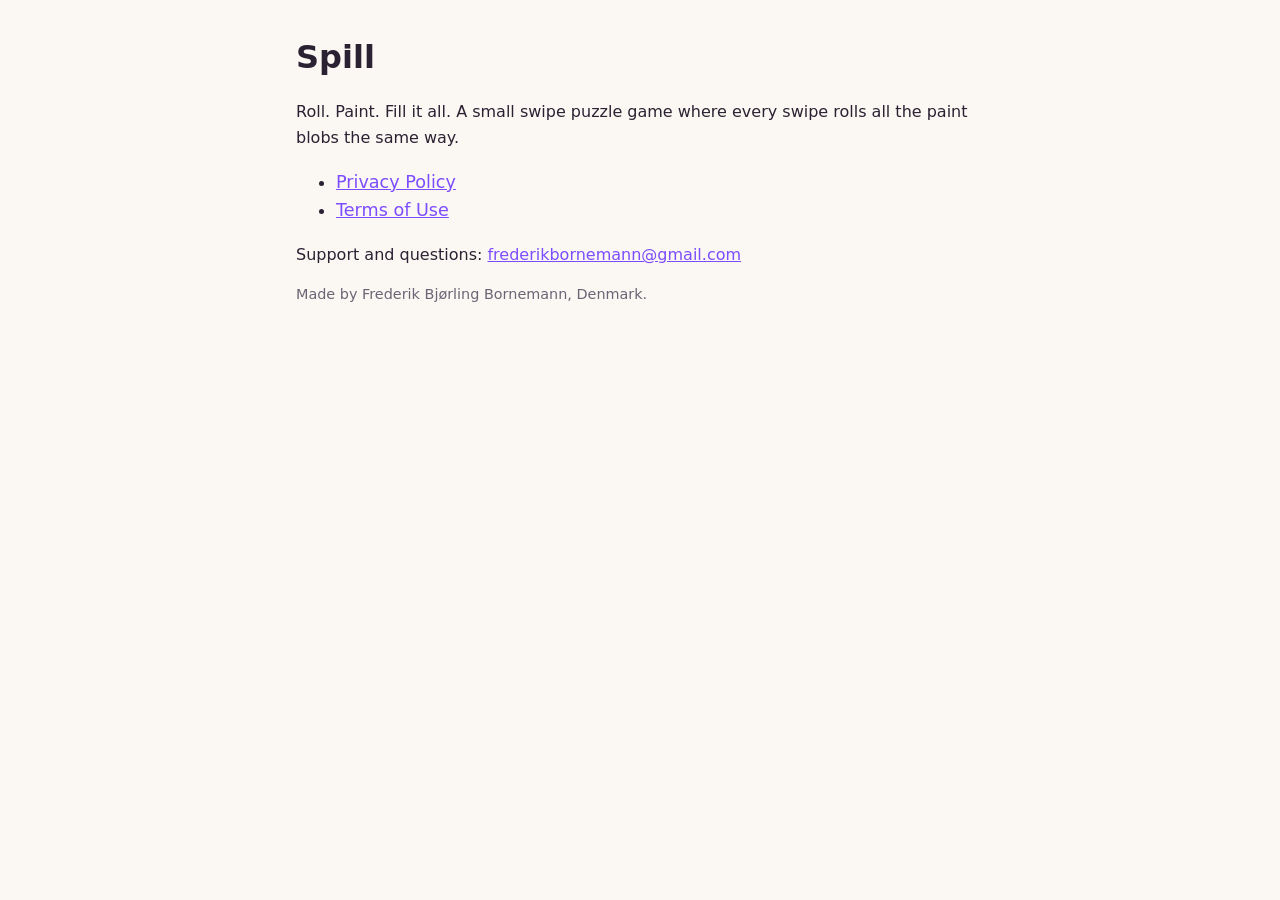
<file: index.html>
<!doctype html>
<html lang="en">
<head>
<meta charset="utf-8">
<meta name="viewport" content="width=device-width, initial-scale=1">
<title>Spill</title>
<link rel="stylesheet" href="style.css">
</head>
<body>
<main>
<h1>Spill</h1>
<p>Roll. Paint. Fill it all. A small swipe puzzle game where every swipe rolls all the paint blobs the same way.</p>
<ul class="links">
<li><a href="privacy.html">Privacy Policy</a></li>
<li><a href="terms.html">Terms of Use</a></li>
</ul>
<p>Support and questions: <a href="mailto:frederikbornemann@gmail.com">frederikbornemann@gmail.com</a></p>
<p class="meta">Made by Frederik Bjørling Bornemann, Denmark.</p>
</main>
</body>
</html>
</file>
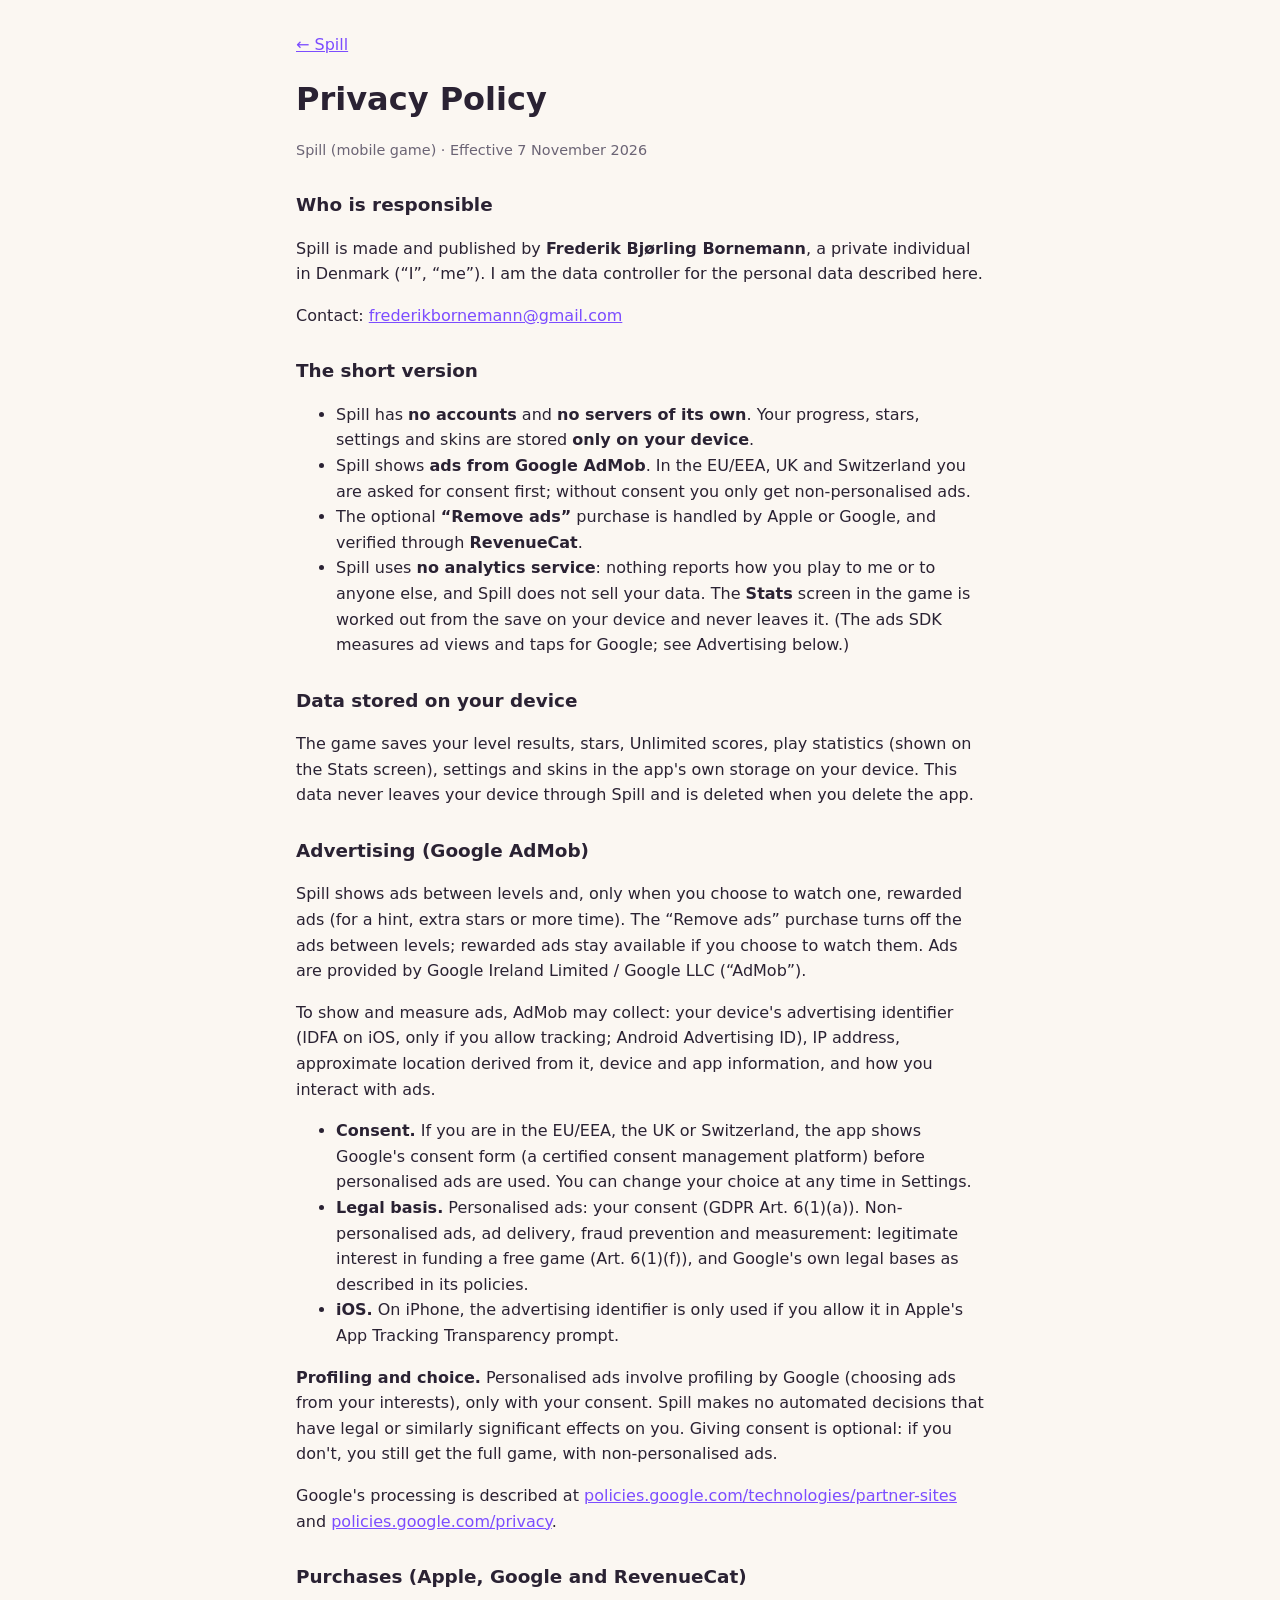
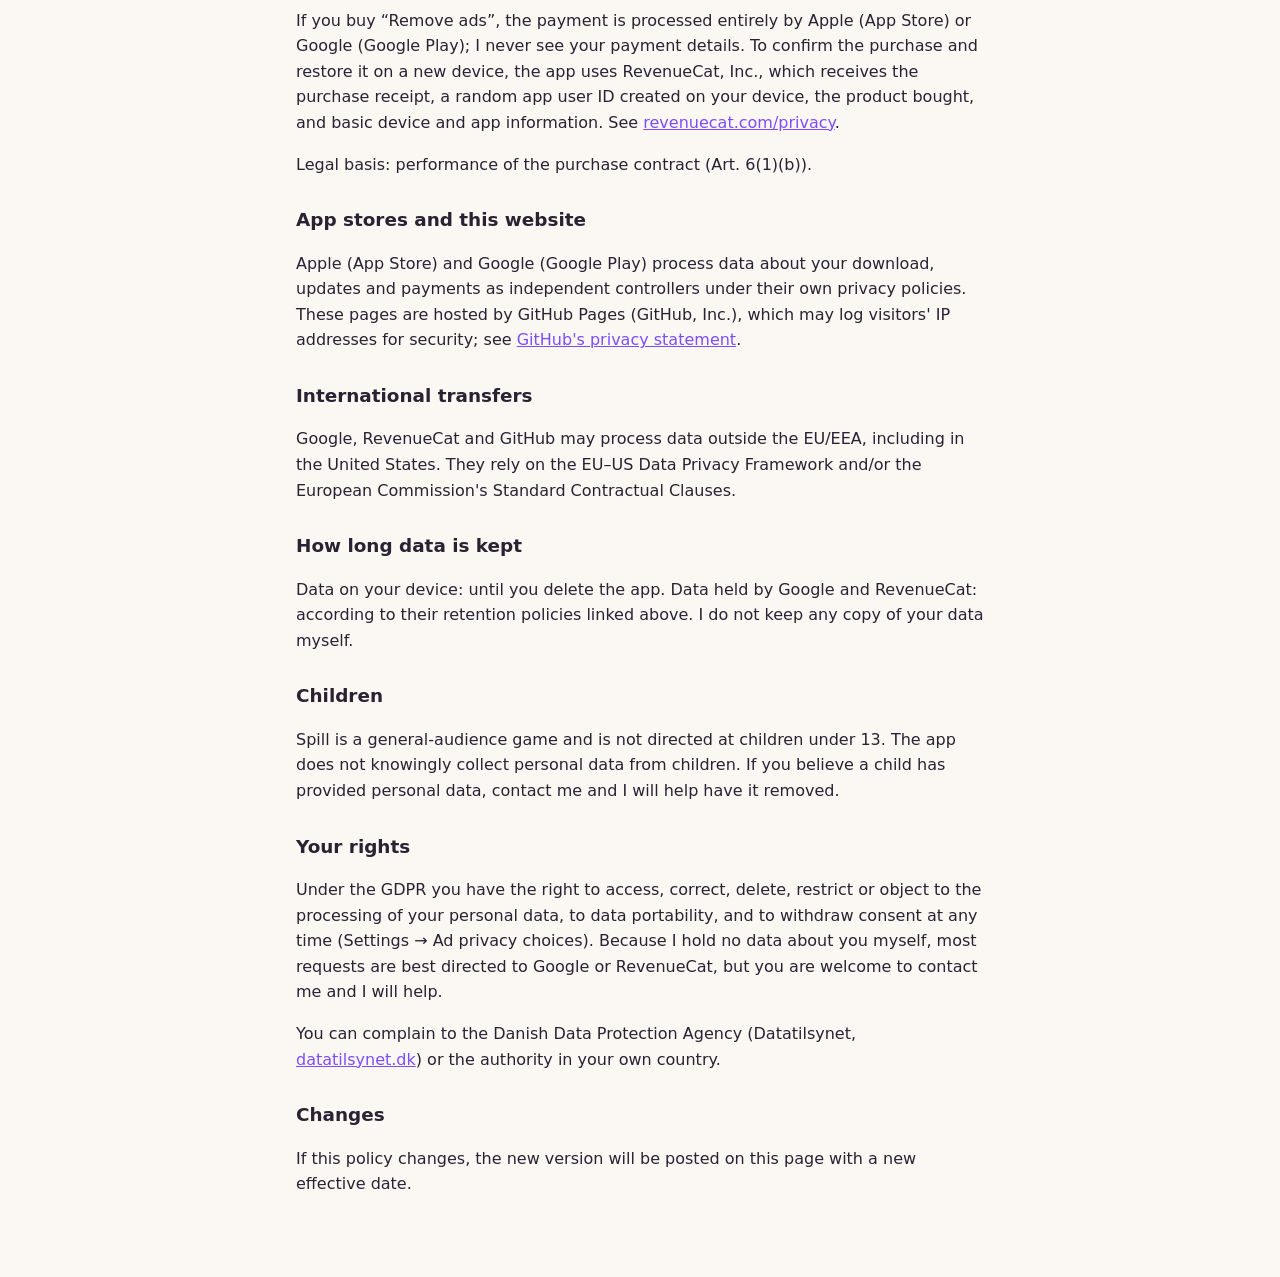
<file: privacy.html>
<!doctype html>
<html lang="en">
<head>
<meta charset="utf-8">
<meta name="viewport" content="width=device-width, initial-scale=1">
<title>Spill – Privacy Policy</title>
<link rel="stylesheet" href="style.css">
</head>
<body>
<main>
<p class="back"><a href="index.html">← Spill</a></p>
<h1>Privacy Policy</h1>
<p class="meta">Spill (mobile game) · Effective 7 November 2026</p>

<h2>Who is responsible</h2>
<p>Spill is made and published by <strong>Frederik Bjørling Bornemann</strong>, a private individual in Denmark (“I”, “me”). I am the data controller for the personal data described here.</p>
<p>Contact: <a href="mailto:frederikbornemann@gmail.com">frederikbornemann@gmail.com</a></p>

<h2>The short version</h2>
<ul>
<li>Spill has <strong>no accounts</strong> and <strong>no servers of its own</strong>. Your progress, stars, settings and skins are stored <strong>only on your device</strong>.</li>
<li>Spill shows <strong>ads from Google AdMob</strong>. In the EU/EEA, UK and Switzerland you are asked for consent first; without consent you only get non-personalised ads.</li>
<li>The optional <strong>“Remove ads”</strong> purchase is handled by Apple or Google, and verified through <strong>RevenueCat</strong>.</li>
<li>Spill uses <strong>no analytics service</strong>: nothing reports how you play to me or to anyone else, and Spill does not sell your data. The <strong>Stats</strong> screen in the game is worked out from the save on your device and never leaves it. (The ads SDK measures ad views and taps for Google; see Advertising below.)</li>
</ul>

<h2>Data stored on your device</h2>
<p>The game saves your level results, stars, Unlimited scores, play statistics (shown on the Stats screen), settings and skins in the app's own storage on your device. This data never leaves your device through Spill and is deleted when you delete the app.</p>

<h2>Advertising (Google AdMob)</h2>
<p>Spill shows ads between levels and, only when you choose to watch one, rewarded ads (for a hint, extra stars or more time). The “Remove ads” purchase turns off the ads between levels; rewarded ads stay available if you choose to watch them. Ads are provided by Google Ireland Limited / Google LLC (“AdMob”).</p>
<p>To show and measure ads, AdMob may collect: your device's advertising identifier (IDFA on iOS, only if you allow tracking; Android Advertising ID), IP address, approximate location derived from it, device and app information, and how you interact with ads.</p>
<ul>
<li><strong>Consent.</strong> If you are in the EU/EEA, the UK or Switzerland, the app shows Google's consent form (a certified consent management platform) before personalised ads are used. You can change your choice at any time in Settings.</li>
<li><strong>Legal basis.</strong> Personalised ads: your consent (GDPR Art. 6(1)(a)). Non-personalised ads, ad delivery, fraud prevention and measurement: legitimate interest in funding a free game (Art. 6(1)(f)), and Google's own legal bases as described in its policies.</li>
<li><strong>iOS.</strong> On iPhone, the advertising identifier is only used if you allow it in Apple's App Tracking Transparency prompt.</li>
</ul>
<p><strong>Profiling and choice.</strong> Personalised ads involve profiling by Google (choosing ads from your interests), only with your consent. Spill makes no automated decisions that have legal or similarly significant effects on you. Giving consent is optional: if you don't, you still get the full game, with non-personalised ads.</p>
<p>Google's processing is described at <a href="https://policies.google.com/technologies/partner-sites">policies.google.com/technologies/partner-sites</a> and <a href="https://policies.google.com/privacy">policies.google.com/privacy</a>.</p>

<h2>Purchases (Apple, Google and RevenueCat)</h2>
<p>If you buy “Remove ads”, the payment is processed entirely by Apple (App Store) or Google (Google Play); I never see your payment details. To confirm the purchase and restore it on a new device, the app uses RevenueCat, Inc., which receives the purchase receipt, a random app user ID created on your device, the product bought, and basic device and app information. See <a href="https://www.revenuecat.com/privacy">revenuecat.com/privacy</a>.</p>
<p>Legal basis: performance of the purchase contract (Art. 6(1)(b)).</p>

<h2>App stores and this website</h2>
<p>Apple (App Store) and Google (Google Play) process data about your download, updates and payments as independent controllers under their own privacy policies. These pages are hosted by GitHub Pages (GitHub, Inc.), which may log visitors' IP addresses for security; see <a href="https://docs.github.com/en/site-policy/privacy-policies/github-general-privacy-statement">GitHub's privacy statement</a>.</p>

<h2>International transfers</h2>
<p>Google, RevenueCat and GitHub may process data outside the EU/EEA, including in the United States. They rely on the EU–US Data Privacy Framework and/or the European Commission's Standard Contractual Clauses.</p>

<h2>How long data is kept</h2>
<p>Data on your device: until you delete the app. Data held by Google and RevenueCat: according to their retention policies linked above. I do not keep any copy of your data myself.</p>

<h2>Children</h2>
<p>Spill is a general-audience game and is not directed at children under 13. The app does not knowingly collect personal data from children. If you believe a child has provided personal data, contact me and I will help have it removed.</p>

<h2>Your rights</h2>
<p>Under the GDPR you have the right to access, correct, delete, restrict or object to the processing of your personal data, to data portability, and to withdraw consent at any time (Settings → Ad privacy choices). Because I hold no data about you myself, most requests are best directed to Google or RevenueCat, but you are welcome to contact me and I will help.</p>
<p>You can complain to the Danish Data Protection Agency (Datatilsynet, <a href="https://www.datatilsynet.dk">datatilsynet.dk</a>) or the authority in your own country.</p>

<h2>Changes</h2>
<p>If this policy changes, the new version will be posted on this page with a new effective date.</p>
</main>
</body>
</html>
</file>
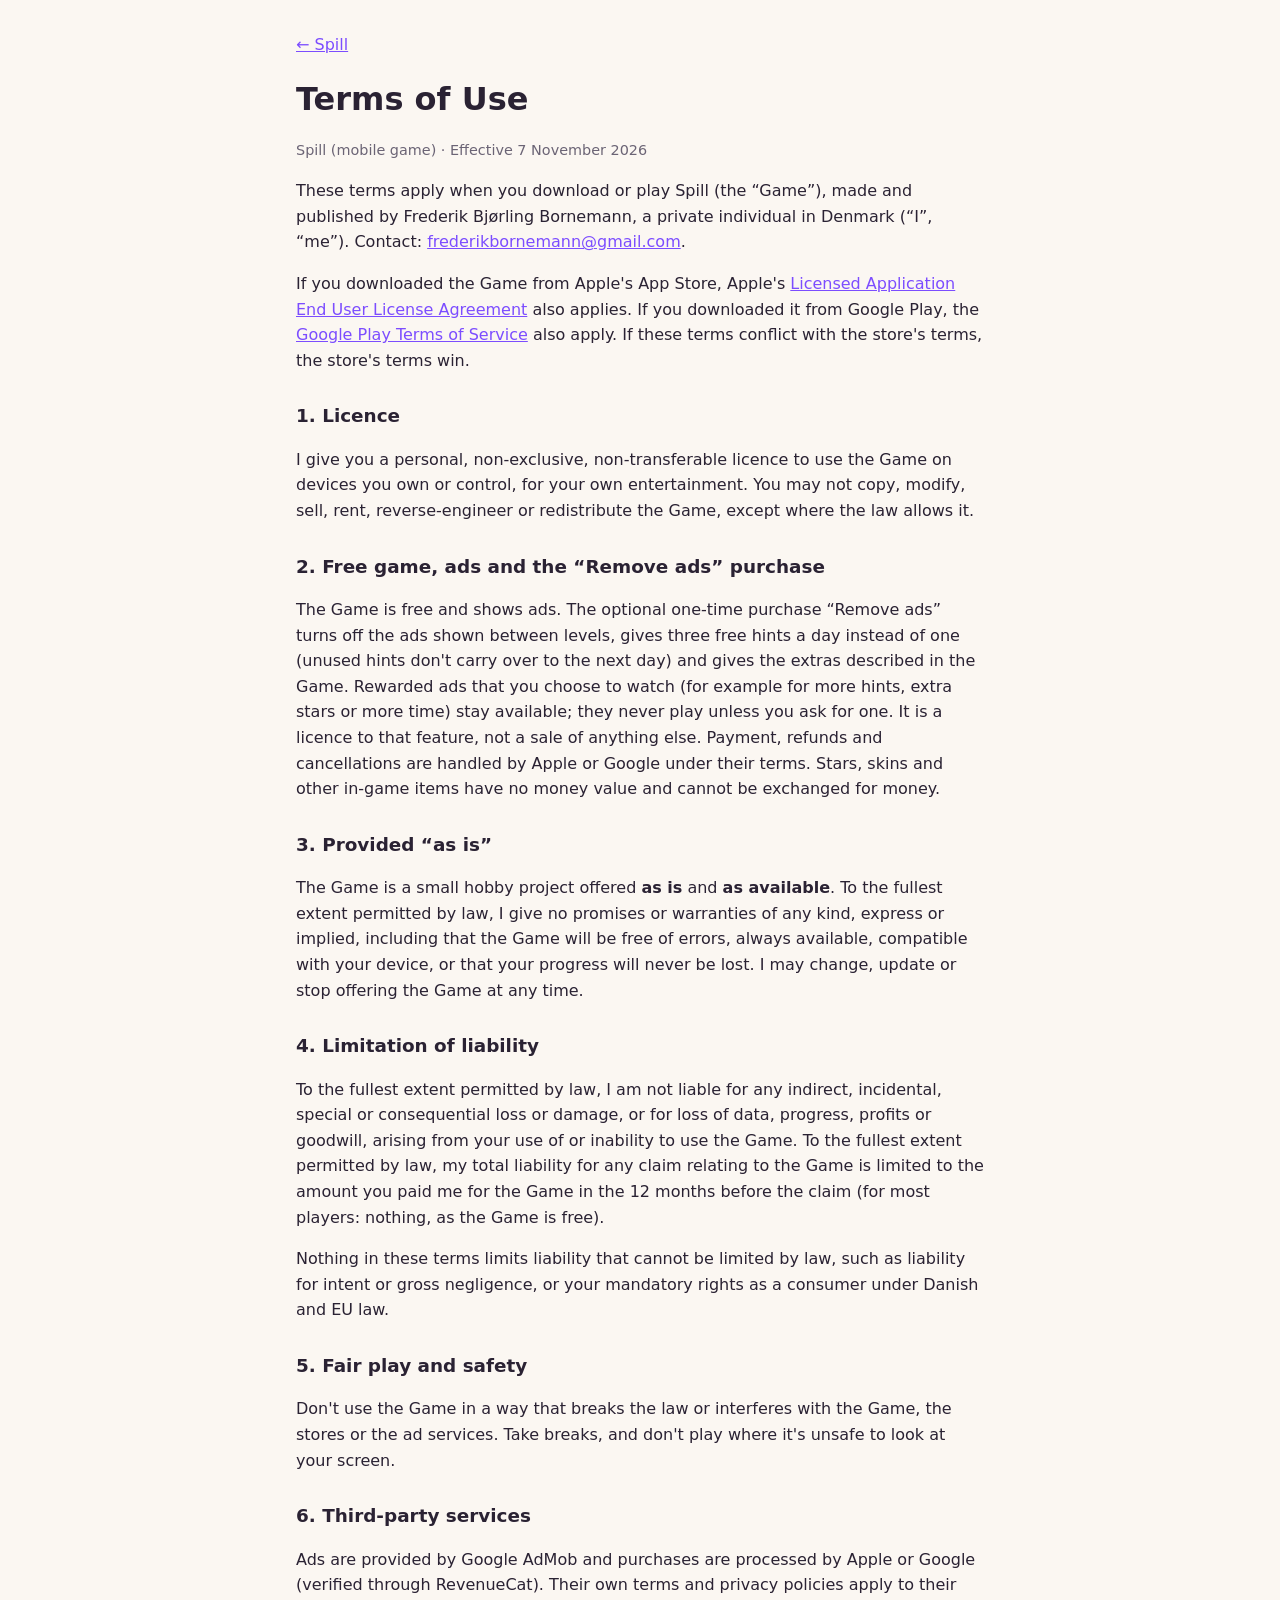
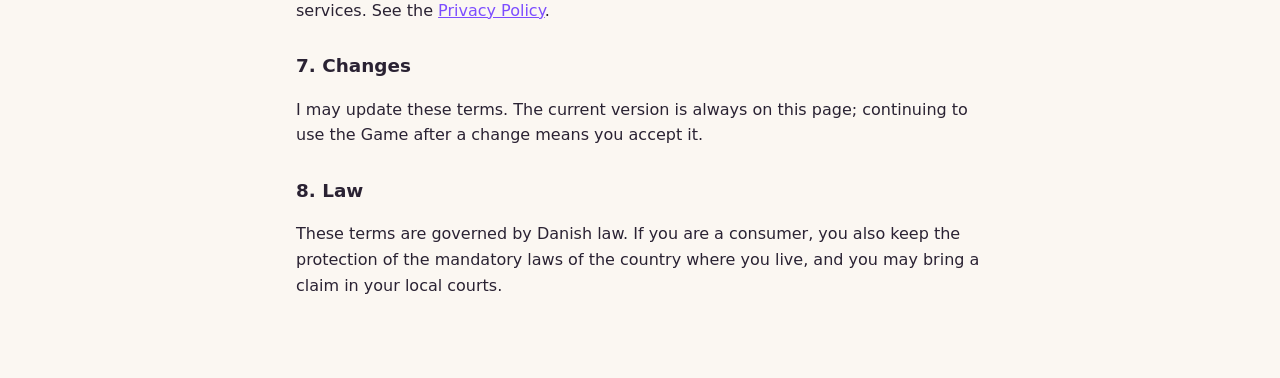
<file: terms.html>
<!doctype html>
<html lang="en">
<head>
<meta charset="utf-8">
<meta name="viewport" content="width=device-width, initial-scale=1">
<title>Spill – Terms of Use</title>
<link rel="stylesheet" href="style.css">
</head>
<body>
<main>
<p class="back"><a href="index.html">← Spill</a></p>
<h1>Terms of Use</h1>
<p class="meta">Spill (mobile game) · Effective 7 November 2026</p>

<p>These terms apply when you download or play Spill (the “Game”), made and published by Frederik Bjørling Bornemann, a private individual in Denmark (“I”, “me”). Contact: <a href="mailto:frederikbornemann@gmail.com">frederikbornemann@gmail.com</a>.</p>
<p>If you downloaded the Game from Apple's App Store, Apple's <a href="https://www.apple.com/legal/internet-services/itunes/dev/stdeula/">Licensed Application End User License Agreement</a> also applies. If you downloaded it from Google Play, the <a href="https://play.google.com/about/play-terms/">Google Play Terms of Service</a> also apply. If these terms conflict with the store's terms, the store's terms win.</p>

<h2>1. Licence</h2>
<p>I give you a personal, non-exclusive, non-transferable licence to use the Game on devices you own or control, for your own entertainment. You may not copy, modify, sell, rent, reverse-engineer or redistribute the Game, except where the law allows it.</p>

<h2>2. Free game, ads and the “Remove ads” purchase</h2>
<p>The Game is free and shows ads. The optional one-time purchase “Remove ads” turns off the ads shown between levels, gives three free hints a day instead of one (unused hints don't carry over to the next day) and gives the extras described in the Game. Rewarded ads that you choose to watch (for example for more hints, extra stars or more time) stay available; they never play unless you ask for one. It is a licence to that feature, not a sale of anything else. Payment, refunds and cancellations are handled by Apple or Google under their terms. Stars, skins and other in-game items have no money value and cannot be exchanged for money.</p>

<h2>3. Provided “as is”</h2>
<p>The Game is a small hobby project offered <strong>as is</strong> and <strong>as available</strong>. To the fullest extent permitted by law, I give no promises or warranties of any kind, express or implied, including that the Game will be free of errors, always available, compatible with your device, or that your progress will never be lost. I may change, update or stop offering the Game at any time.</p>

<h2>4. Limitation of liability</h2>
<p>To the fullest extent permitted by law, I am not liable for any indirect, incidental, special or consequential loss or damage, or for loss of data, progress, profits or goodwill, arising from your use of or inability to use the Game. To the fullest extent permitted by law, my total liability for any claim relating to the Game is limited to the amount you paid me for the Game in the 12 months before the claim (for most players: nothing, as the Game is free).</p>
<p>Nothing in these terms limits liability that cannot be limited by law, such as liability for intent or gross negligence, or your mandatory rights as a consumer under Danish and EU law.</p>

<h2>5. Fair play and safety</h2>
<p>Don't use the Game in a way that breaks the law or interferes with the Game, the stores or the ad services. Take breaks, and don't play where it's unsafe to look at your screen.</p>

<h2>6. Third-party services</h2>
<p>Ads are provided by Google AdMob and purchases are processed by Apple or Google (verified through RevenueCat). Their own terms and privacy policies apply to their services. See the <a href="privacy.html">Privacy Policy</a>.</p>

<h2>7. Changes</h2>
<p>I may update these terms. The current version is always on this page; continuing to use the Game after a change means you accept it.</p>

<h2>8. Law</h2>
<p>These terms are governed by Danish law. If you are a consumer, you also keep the protection of the mandatory laws of the country where you live, and you may bring a claim in your local courts.</p>
</main>
</body>
</html>
</file>
<file: style.css>
:root { --bg: #fbf7f2; --text: #2a2233; --muted: #6b6475; --accent: #7c4dff; }
@media (prefers-color-scheme: dark) { :root { --bg: #17141c; --text: #f1edf6; --muted: #a59fb0; --accent: #b39dff; } }
* { box-sizing: border-box; }
body { margin: 0; background: var(--bg); color: var(--text); font: 16px/1.6 system-ui, -apple-system, "Segoe UI", Roboto, sans-serif; }
main { max-width: 720px; margin: 0 auto; padding: 32px 16px 64px; }
h1 { font-size: 2rem; margin: 0 0 4px; }
h2 { font-size: 1.15rem; margin: 28px 0 6px; }
a { color: var(--accent); }
.meta { color: var(--muted); font-size: 0.9rem; }
.back { margin: 0 0 16px; }
.links { font-size: 1.1rem; }
</file>
